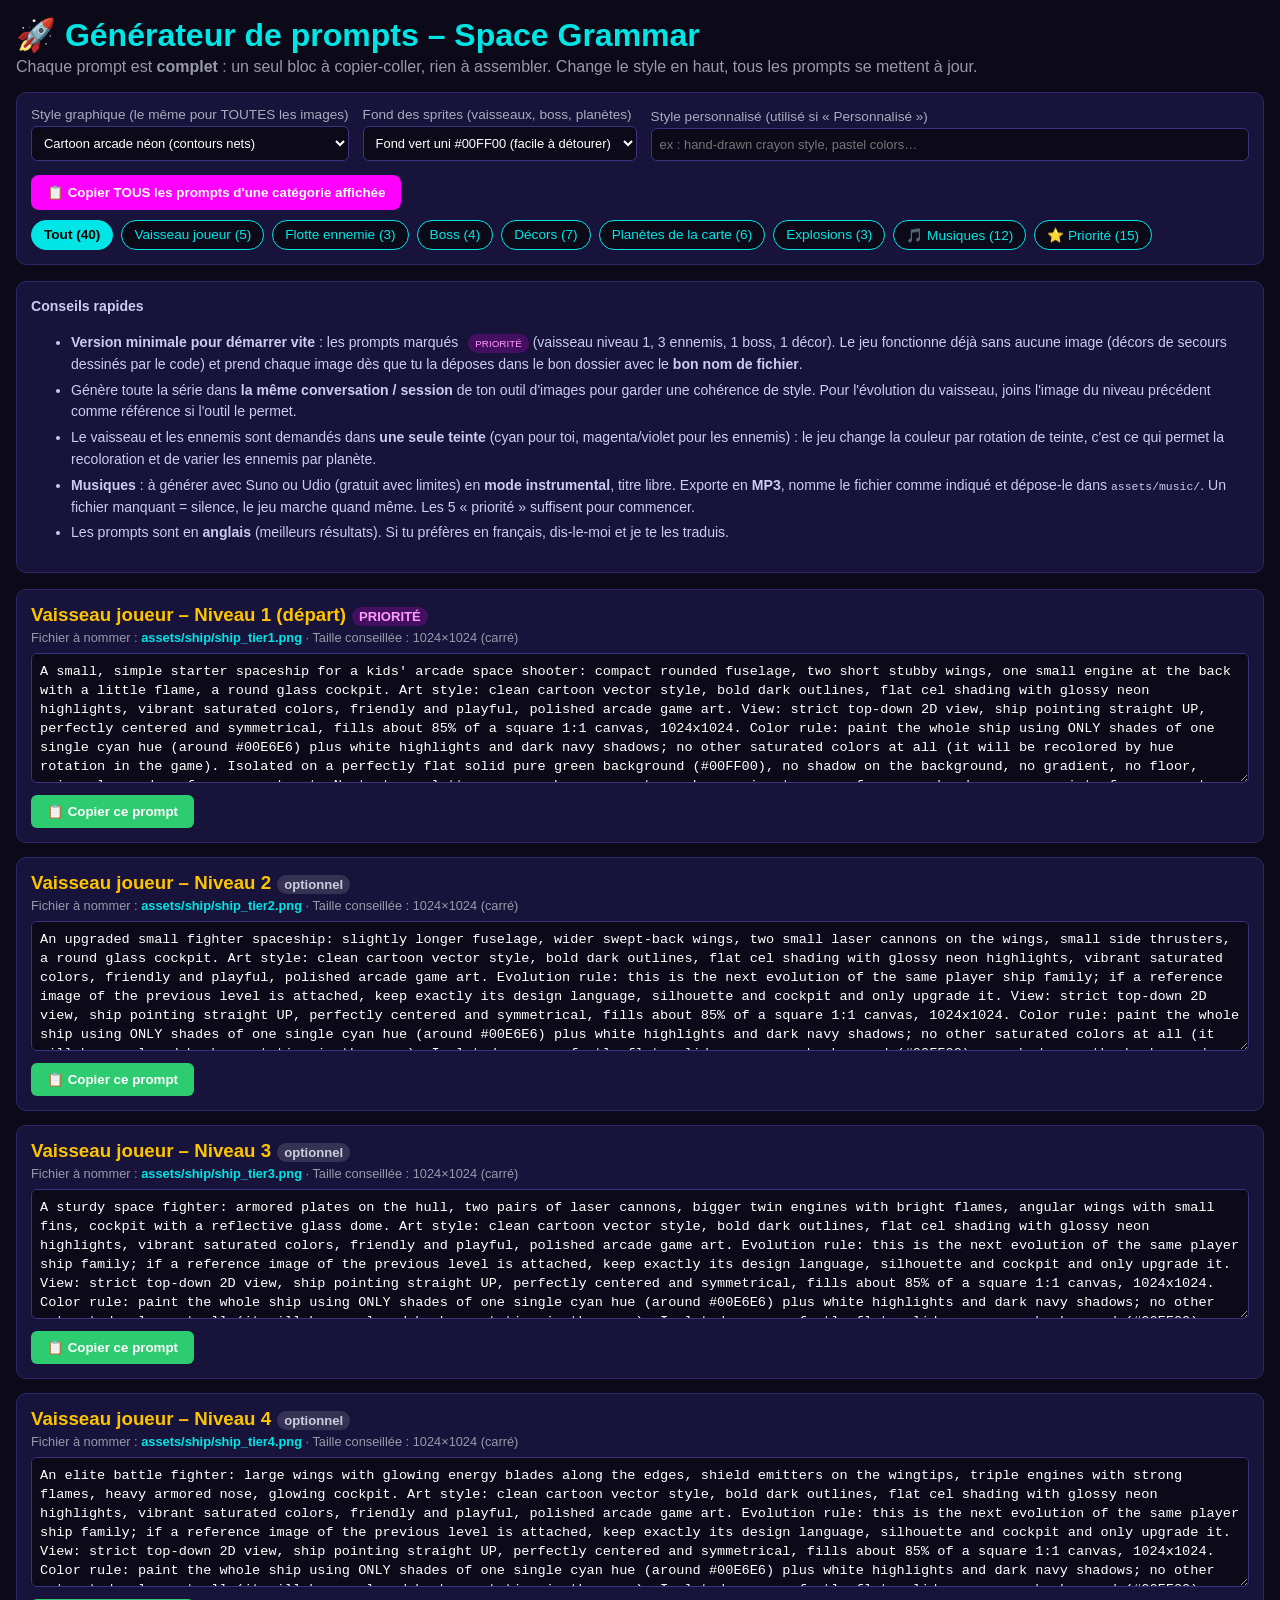
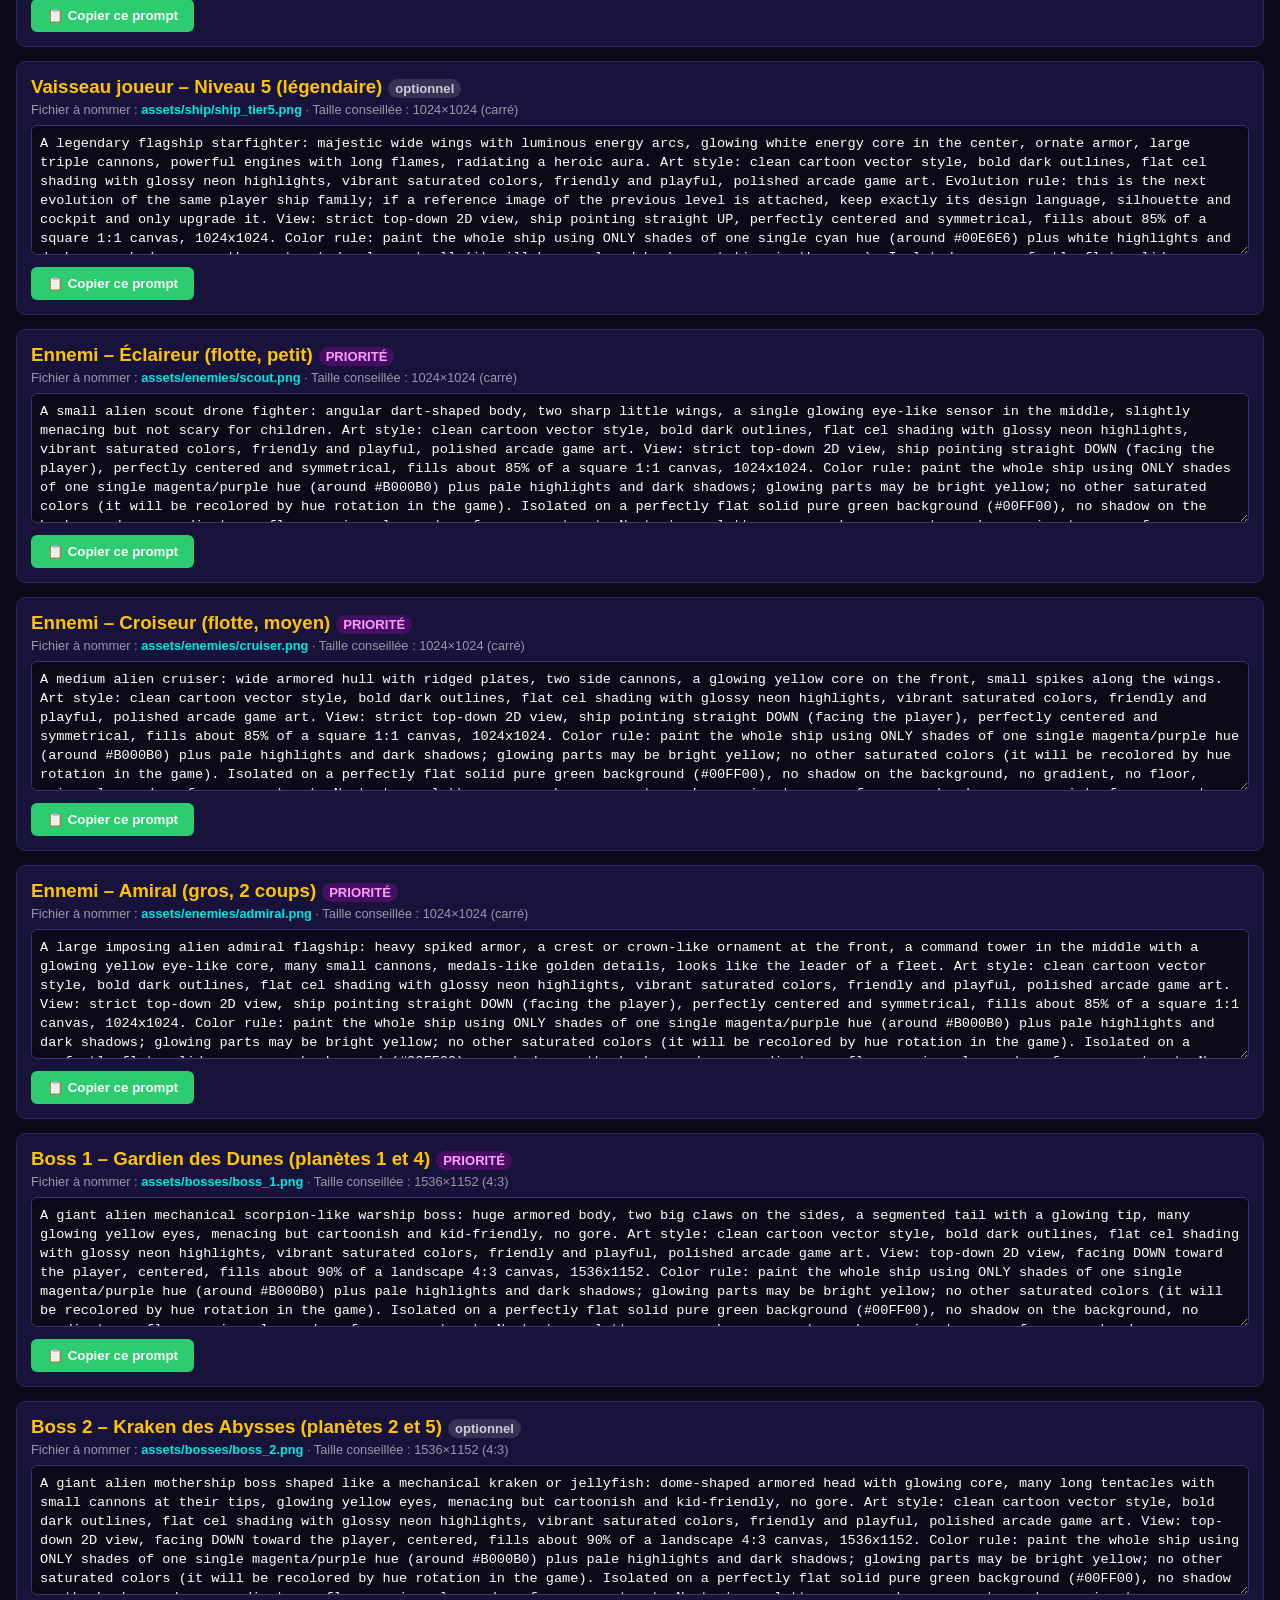
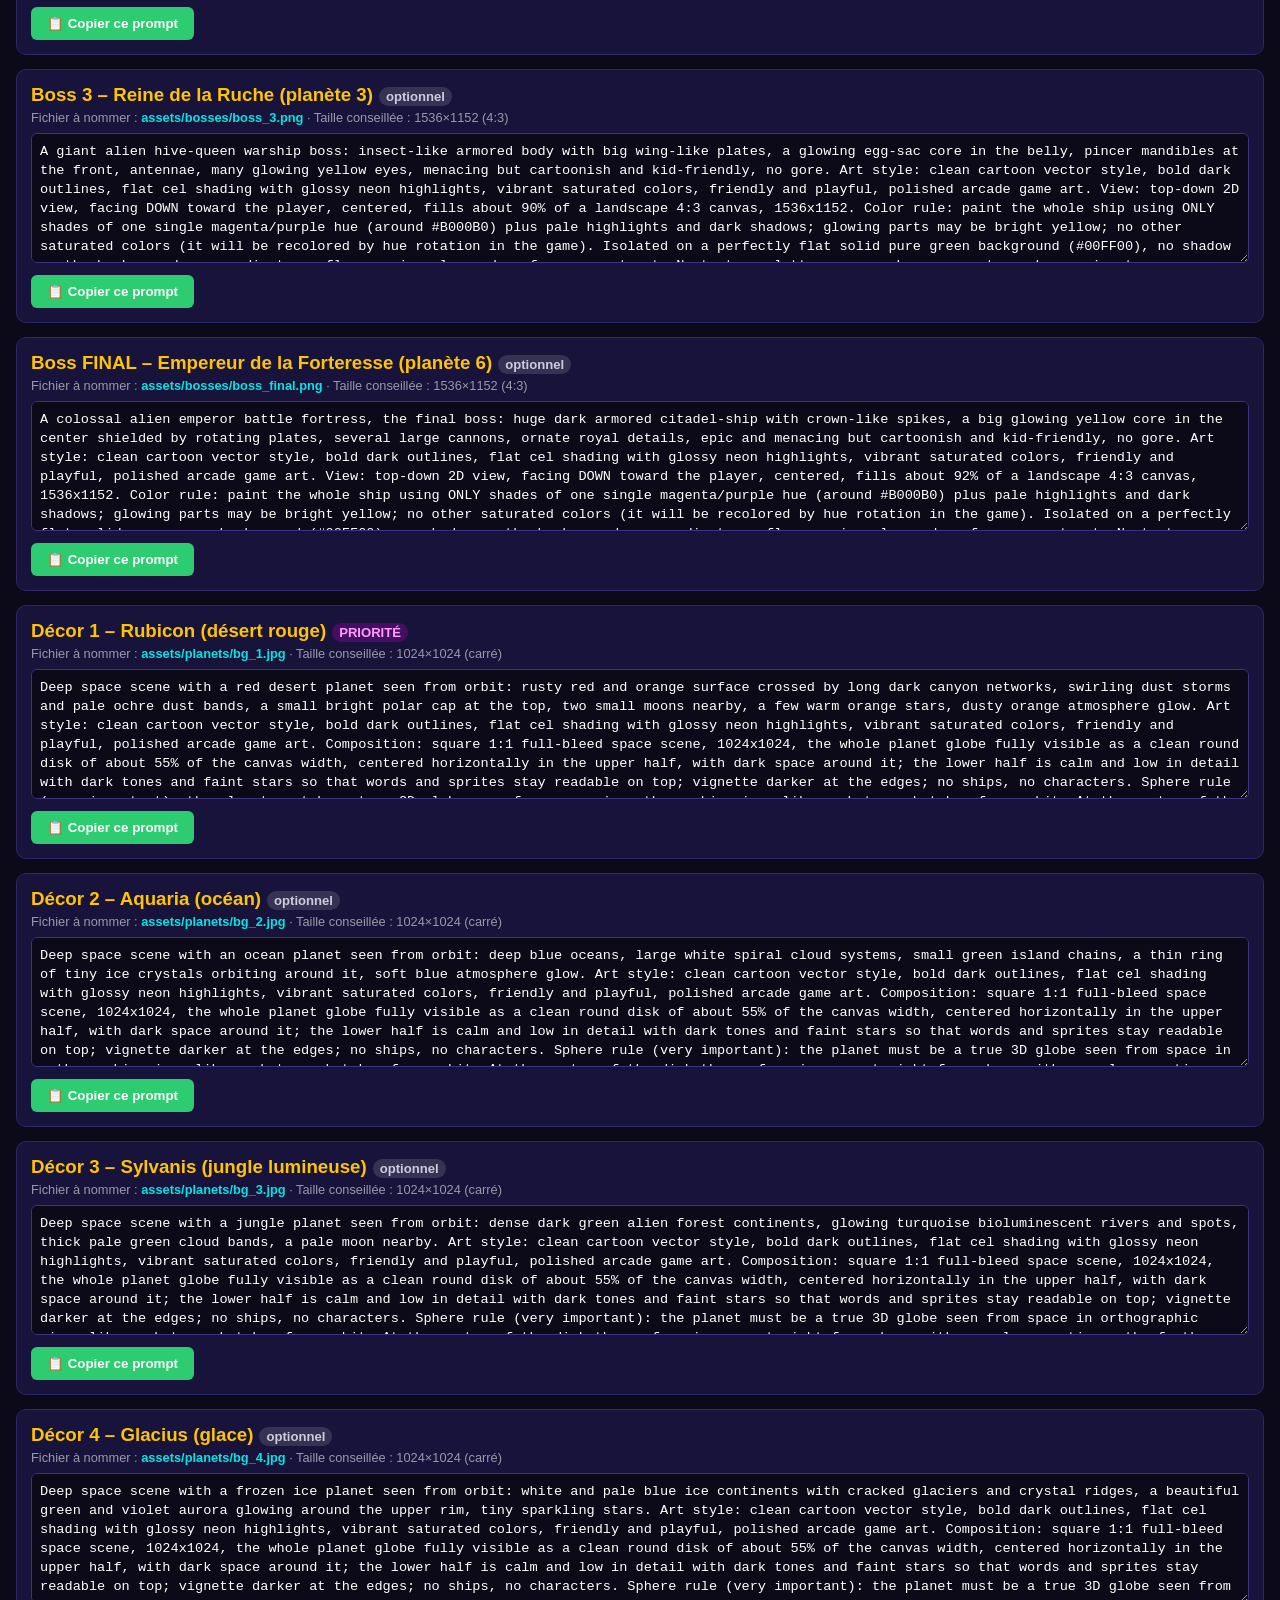
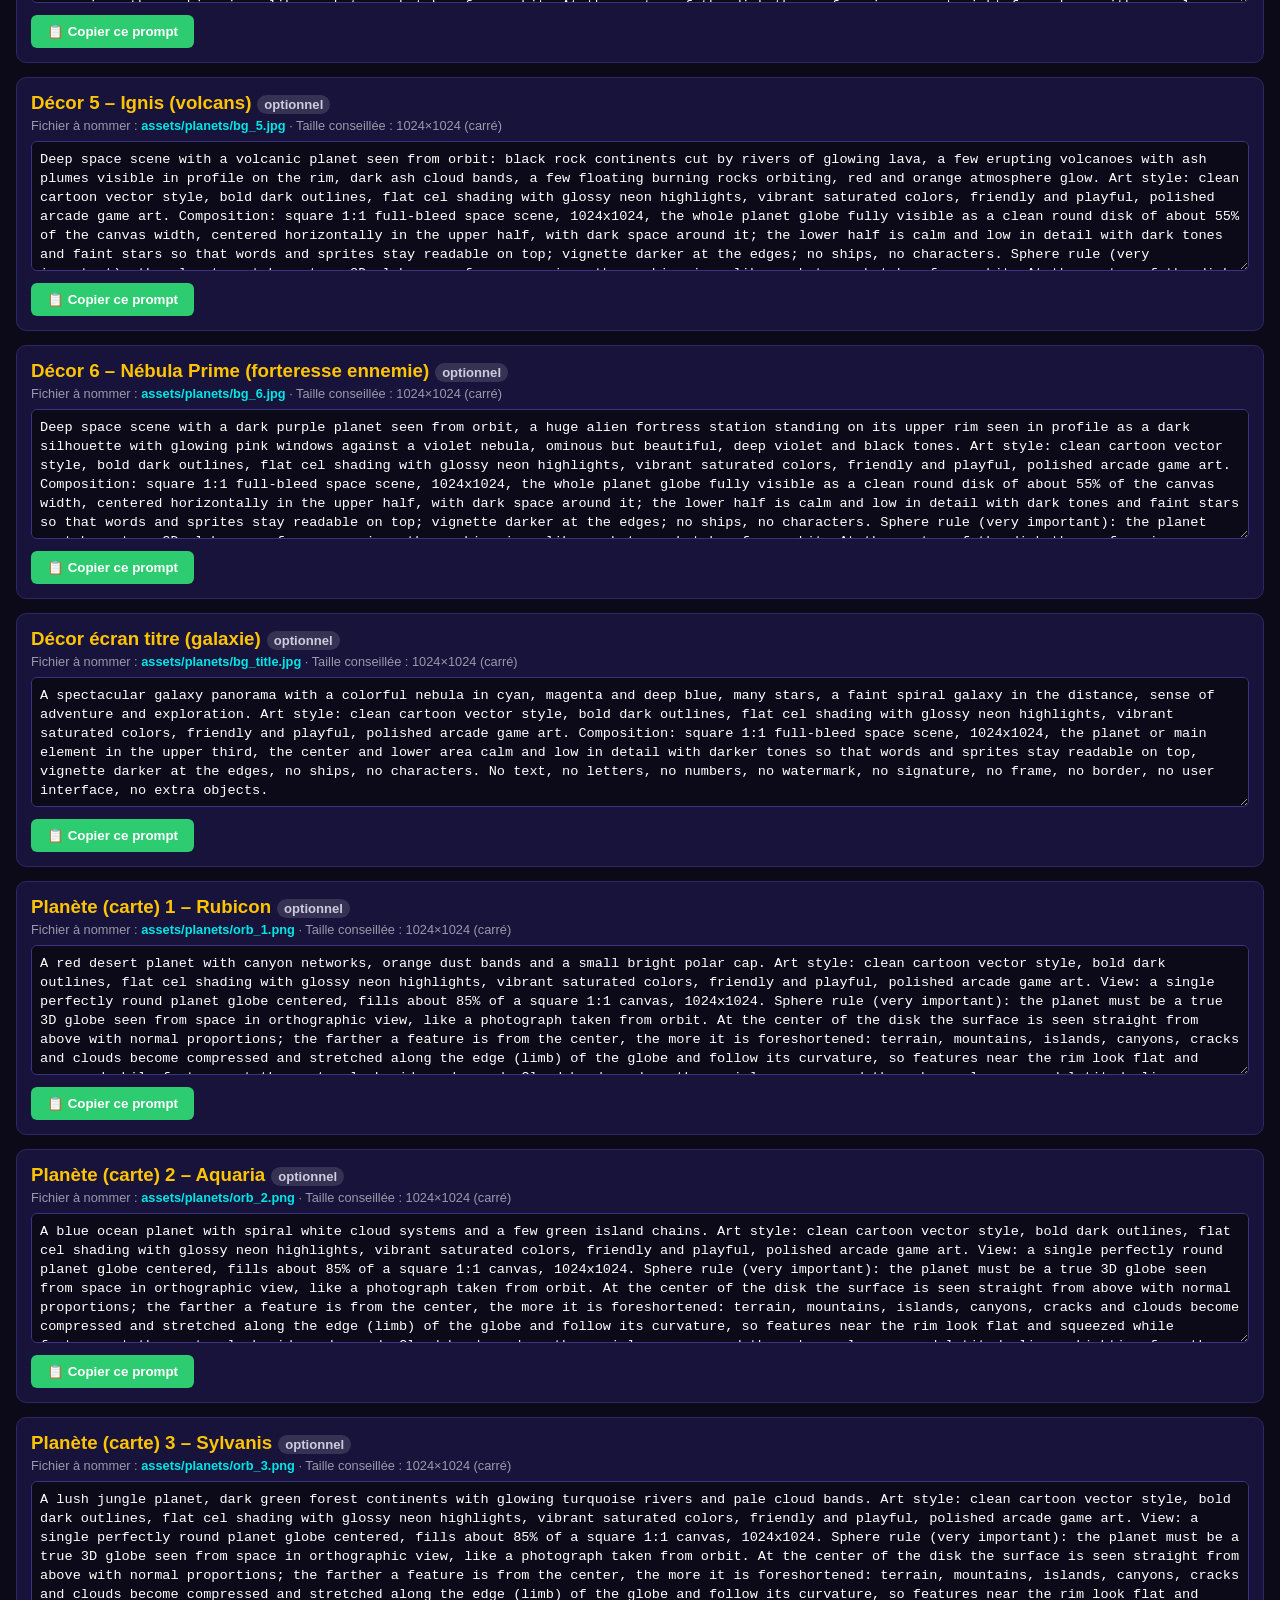
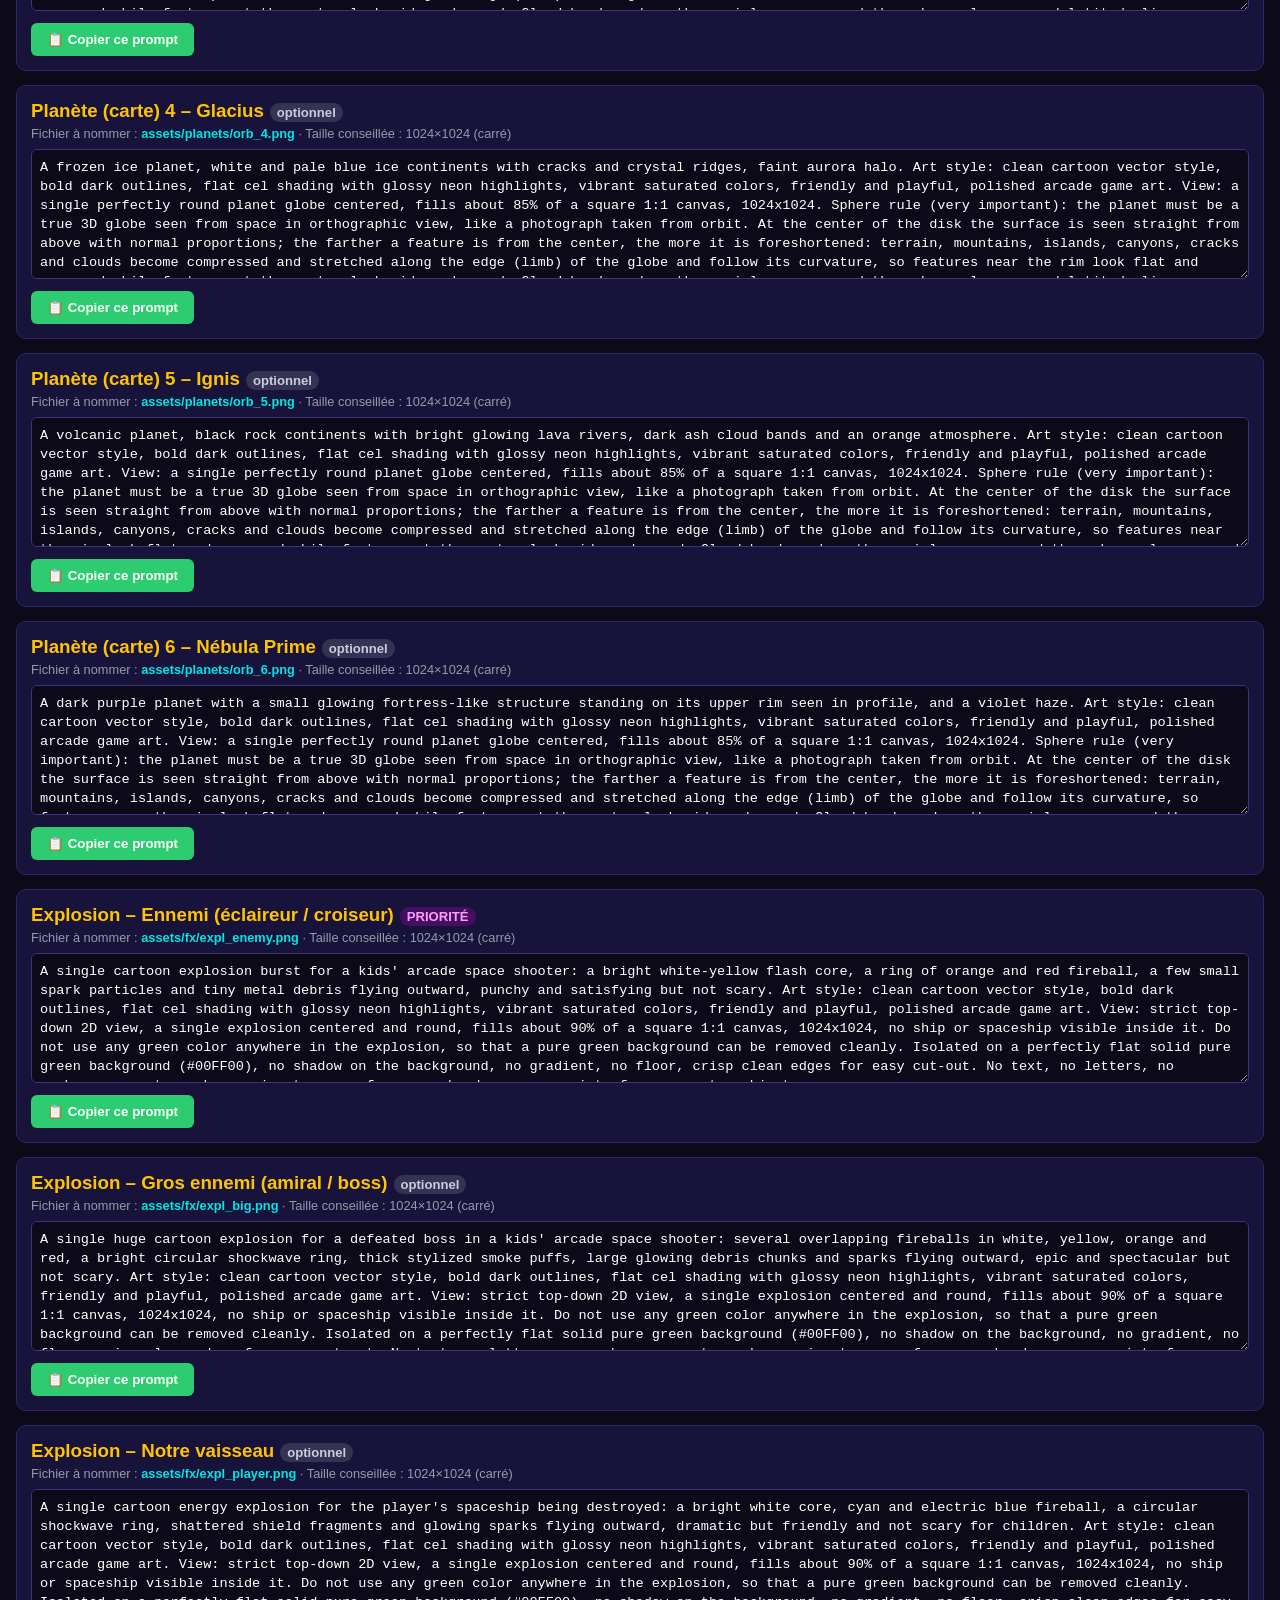
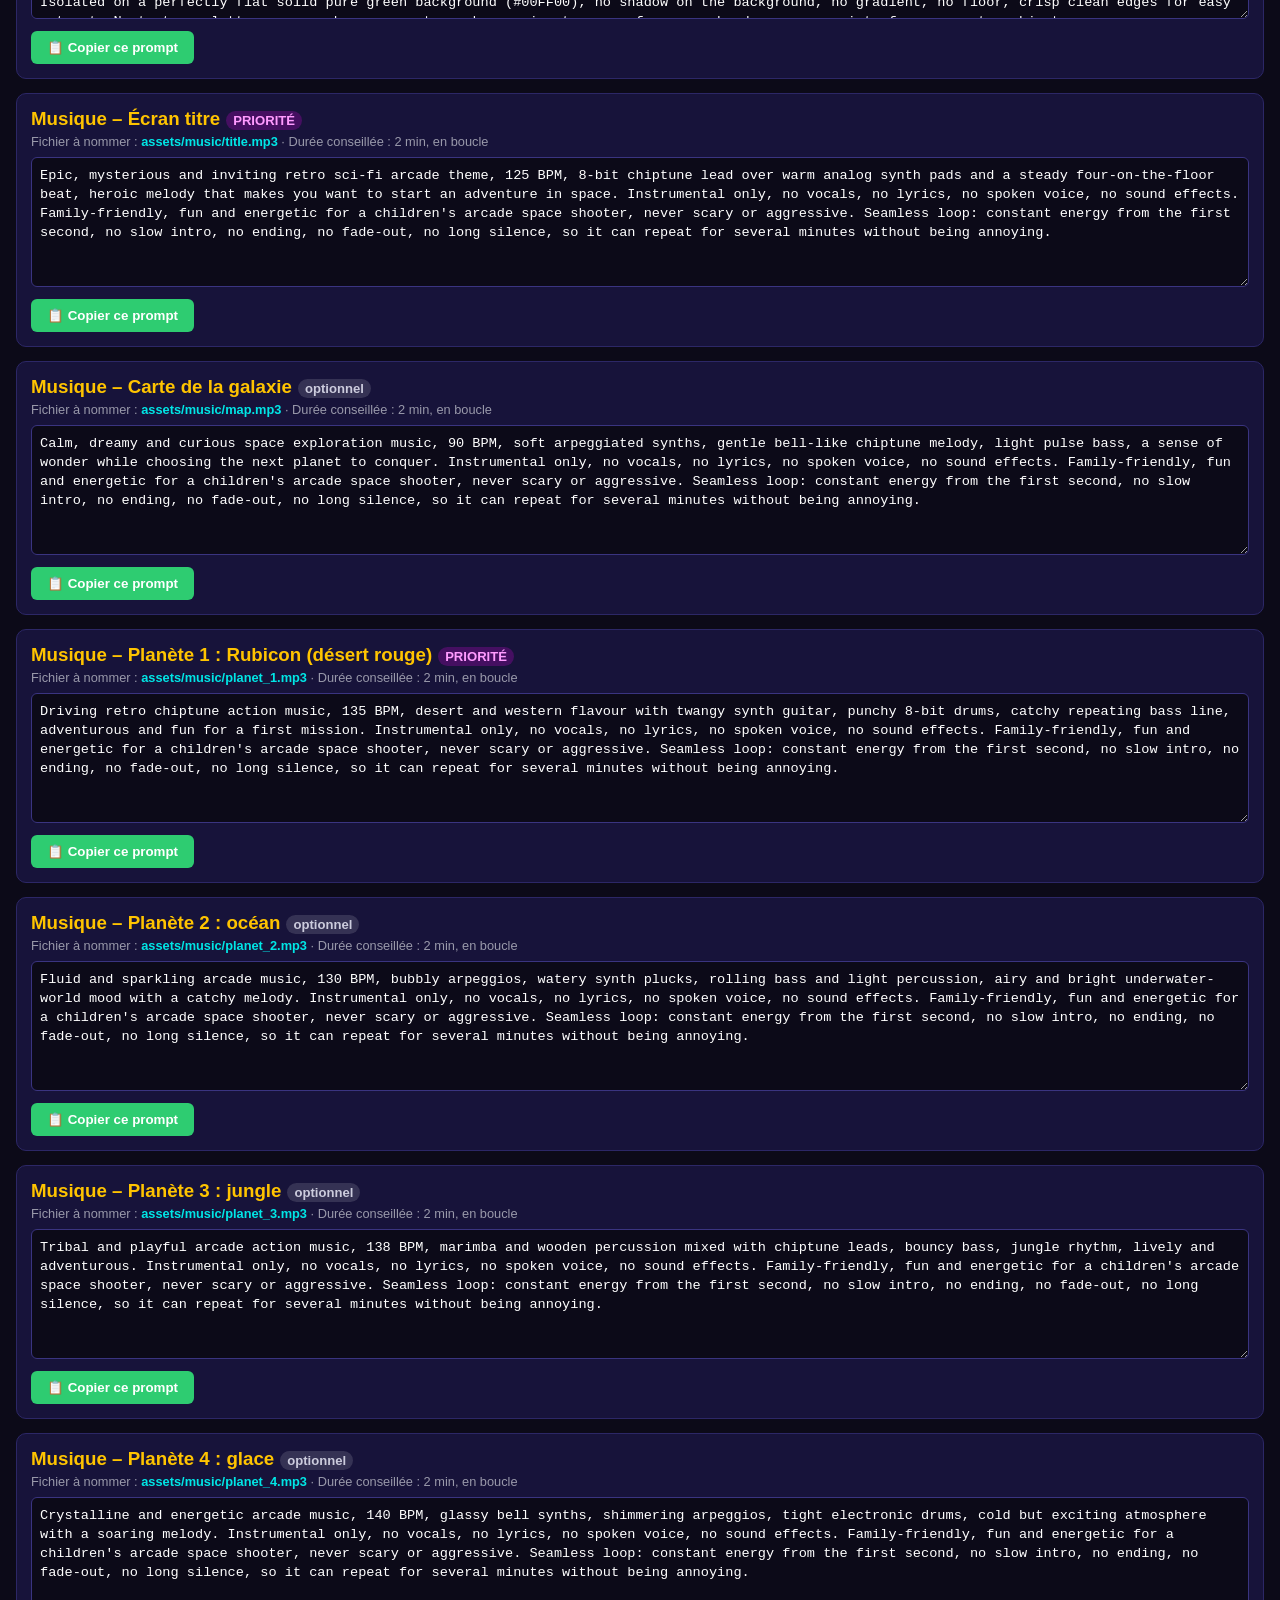
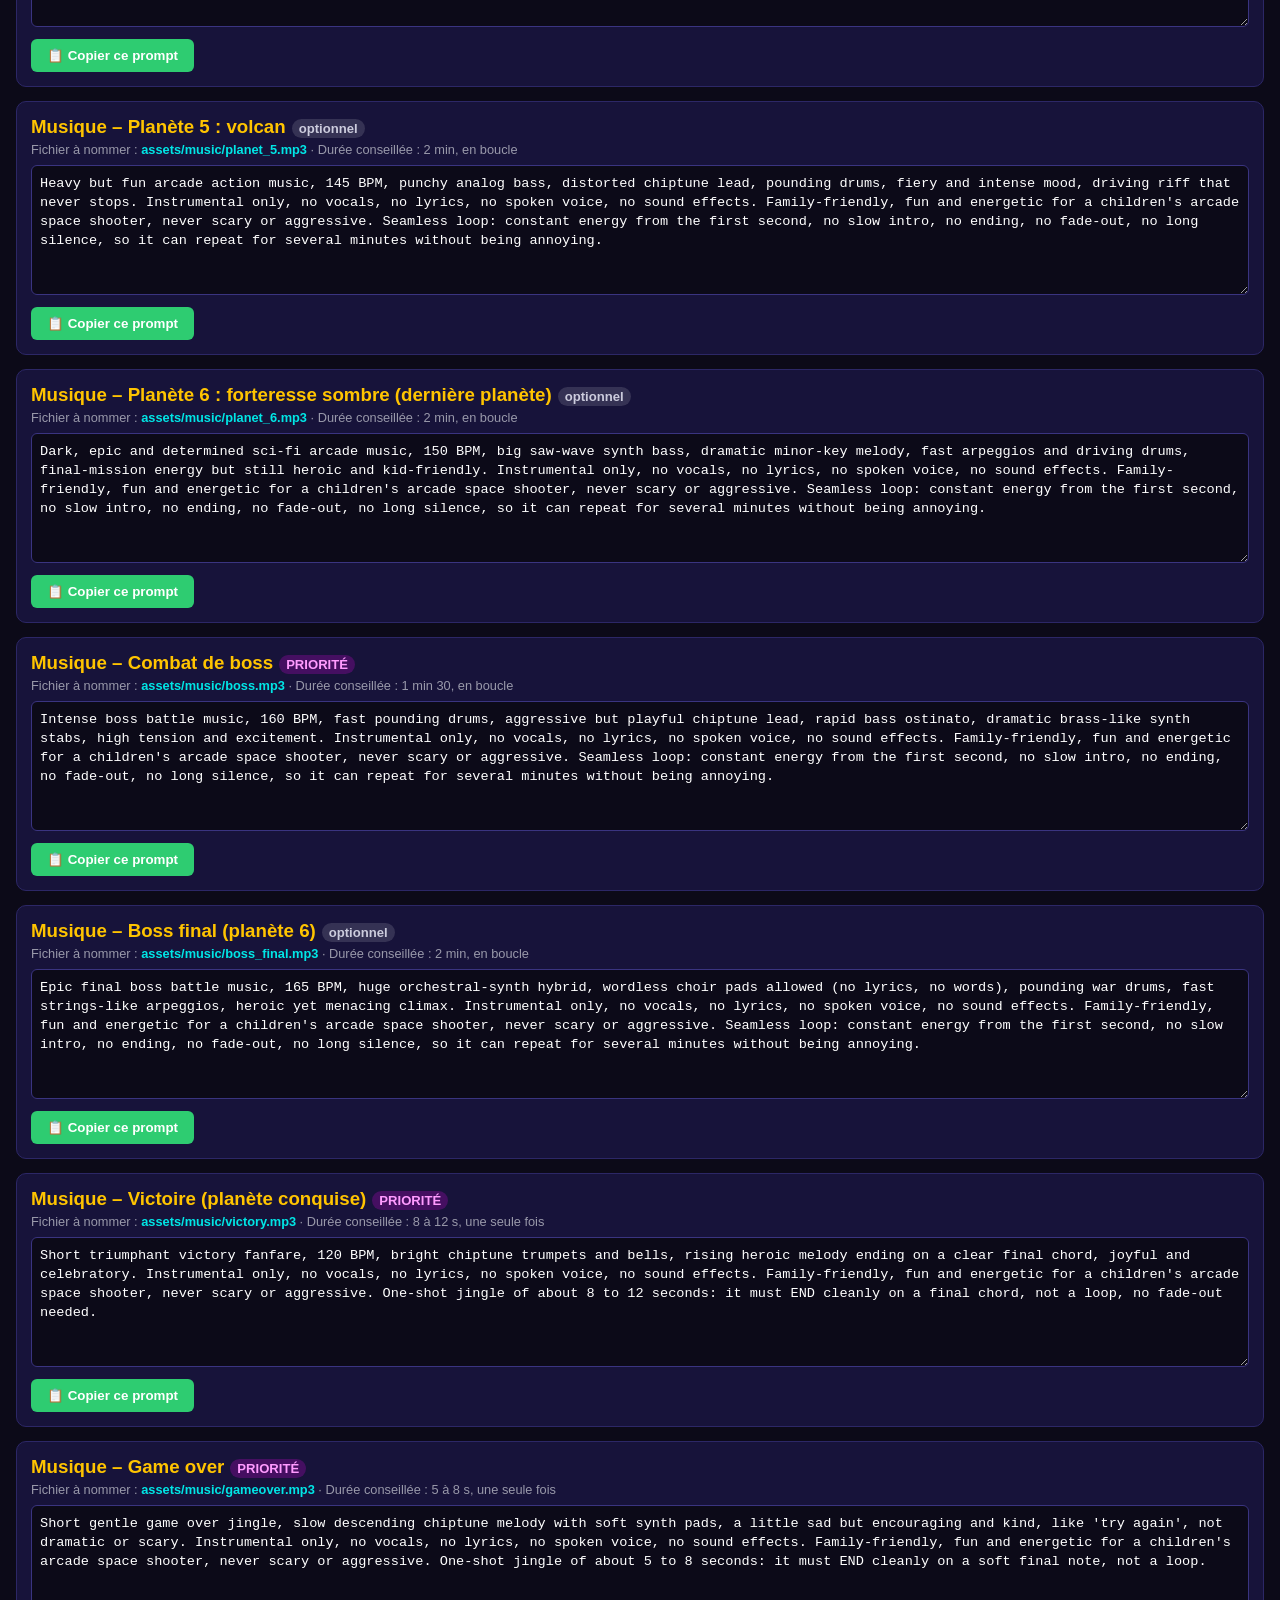
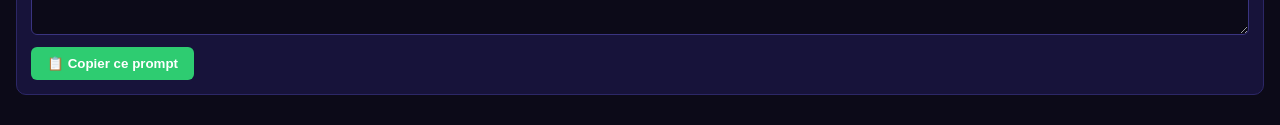
<file: prompt-generator.html>
<!DOCTYPE html>
<html lang="fr">
<head>
<meta charset="UTF-8">
<meta name="viewport" content="width=device-width, initial-scale=1.0">
<title>Générateur de prompts – Space Grammar</title>
<style>
  :root { --bg:#0c0a18; --card:#17133a; --main:#00e6e6; --acc:#ff00ff; --txt:#eef; }
  * { box-sizing:border-box; }
  body { margin:0; font-family:Arial,sans-serif; background:var(--bg); color:var(--txt); padding:16px; }
  h1 { color:var(--main); margin:0 0 4px; }
  .sub { color:#99a; margin-bottom:16px; }
  .panel { background:var(--card); border:1px solid #2c2766; border-radius:10px; padding:14px; margin-bottom:16px; }
  .row { display:flex; flex-wrap:wrap; gap:14px; align-items:flex-end; }
  label { display:flex; flex-direction:column; font-size:.85em; color:#aab; gap:4px; }
  select, input[type=text], textarea { background:#0c0a18; color:#fff; border:1px solid #3a3480; border-radius:6px; padding:8px; font-size:.95em; }
  textarea { width:100%; min-height:130px; resize:vertical; font-family:Consolas,monospace; font-size:.85em; line-height:1.4; }
  .chips { display:flex; flex-wrap:wrap; gap:8px; margin-top:10px; }
  .chip { background:#0c0a18; border:1px solid var(--main); color:var(--main); padding:6px 12px; border-radius:20px; cursor:pointer; font-size:.85em; }
  .chip.on { background:var(--main); color:#000; font-weight:bold; }
  .card { background:var(--card); border:1px solid #2c2766; border-radius:10px; padding:14px; margin-bottom:14px; }
  .card h3 { margin:0 0 4px; color:#ffc400; }
  .meta { font-size:.8em; color:#99a; margin-bottom:8px; }
  .meta b { color:var(--main); }
  .tag { display:inline-block; font-size:.7em; padding:2px 7px; border-radius:10px; margin-left:6px; vertical-align:middle; }
  .must { background:#ff00ff33; color:#ff9bff; } .opt { background:#ffffff22; color:#ccd; }
  button.copy { background:#2ecc71; color:#fff; border:none; border-radius:6px; padding:9px 16px; font-weight:bold; cursor:pointer; margin-top:8px; }
  button.copy.done { background:#ffc400; color:#000; }
  button.big { background:var(--acc); color:#fff; border:none; border-radius:8px; padding:10px 16px; font-weight:bold; cursor:pointer; }
  .tips { font-size:.88em; line-height:1.55; color:#cce; }
  .tips li { margin-bottom:4px; }
</style>
</head>
<body>
<h1>🚀 Générateur de prompts – Space Grammar</h1>
<div class="sub">Chaque prompt est <b>complet</b> : un seul bloc à copier-coller, rien à assembler. Change le style en haut, tous les prompts se mettent à jour.</div>

<div class="panel">
  <div class="row">
    <label>Style graphique (le même pour TOUTES les images)
      <select id="style">
        <option value="pixel">Pixel art 16 bits rétro</option>
        <option value="cartoon" selected>Cartoon arcade néon (contours nets)</option>
        <option value="mobile">Jeu mobile soft (dégradés, brillance)</option>
        <option value="custom">Personnalisé (champ ci-dessous)</option>
      </select>
    </label>
    <label>Fond des sprites (vaisseaux, boss, planètes)
      <select id="bgmode">
        <option value="green" selected>Fond vert uni #00FF00 (facile à détourer)</option>
        <option value="white">Fond blanc uni</option>
        <option value="transparent">Fond transparent (si l'outil sait)</option>
      </select>
    </label>
    <label style="flex:1;min-width:220px">Style personnalisé (utilisé si « Personnalisé »)
      <input type="text" id="customStyle" placeholder="ex : hand-drawn crayon style, pastel colors…">
    </label>
    <button class="big" id="copyAll">📋 Copier TOUS les prompts d'une catégorie affichée</button>
  </div>
  <div class="chips" id="chips"></div>
</div>

<div class="panel tips">
  <b>Conseils rapides</b>
  <ul>
    <li><b>Version minimale pour démarrer vite</b> : les prompts marqués <span class="tag must">PRIORITÉ</span> (vaisseau niveau 1, 3 ennemis, 1 boss, 1 décor). Le jeu fonctionne déjà sans aucune image (décors de secours dessinés par le code) et prend chaque image dès que tu la déposes dans le bon dossier avec le <b>bon nom de fichier</b>.</li>
    <li>Génère toute la série dans <b>la même conversation / session</b> de ton outil d'images pour garder une cohérence de style. Pour l'évolution du vaisseau, joins l'image du niveau précédent comme référence si l'outil le permet.</li>
    <li>Le vaisseau et les ennemis sont demandés dans <b>une seule teinte</b> (cyan pour toi, magenta/violet pour les ennemis) : le jeu change la couleur par rotation de teinte, c'est ce qui permet la recoloration et de varier les ennemis par planète.</li>
    <li><b>Musiques</b> : à générer avec Suno ou Udio (gratuit avec limites) en <b>mode instrumental</b>, titre libre. Exporte en <b>MP3</b>, nomme le fichier comme indiqué et dépose-le dans <code>assets/music/</code>. Un fichier manquant = silence, le jeu marche quand même. Les 5 « priorité » suffisent pour commencer.</li>
    <li>Les prompts sont en <b>anglais</b> (meilleurs résultats). Si tu préfères en français, dis-le-moi et je te les traduis.</li>
  </ul>
</div>

<div id="list"></div>

<script>
const STYLES = {
  pixel: "pixel art, 16-bit retro arcade game style, crisp visible pixels, limited color palette, clean 1-pixel outlines, no blur, no anti-aliasing smoothing",
  cartoon: "clean cartoon vector style, bold dark outlines, flat cel shading with glossy neon highlights, vibrant saturated colors, friendly and playful, polished arcade game art",
  mobile: "polished casual mobile game art, soft gradients, rounded shapes, gentle glow and shine, slightly painterly, friendly and colorful"
};
const BG = {
  green: "Isolated on a perfectly flat solid pure green background (#00FF00), no shadow on the background, no gradient, no floor, crisp clean edges for easy cut-out.",
  white: "Isolated on a perfectly flat solid pure white background, no shadow on the background, no gradient, no floor, crisp clean edges for easy cut-out.",
  transparent: "Isolated on a transparent background (PNG with alpha), no shadow on the background, crisp clean edges."
};
const NEG = "No text, no letters, no numbers, no watermark, no signature, no frame, no border, no user interface, no extra objects.";

const SHIP_COLOR = "Color rule: paint the whole ship using ONLY shades of one single cyan hue (around #00E6E6) plus white highlights and dark navy shadows; no other saturated colors at all (it will be recolored by hue rotation in the game).";
const ENEMY_COLOR = "Color rule: paint the whole ship using ONLY shades of one single magenta/purple hue (around #B000B0) plus pale highlights and dark shadows; glowing parts may be bright yellow; no other saturated colors (it will be recolored by hue rotation in the game).";
const SHIP_VIEW = "View: strict top-down 2D view, ship pointing straight UP, perfectly centered and symmetrical, fills about 85% of a square 1:1 canvas, 1024x1024.";
const ENEMY_VIEW = "View: strict top-down 2D view, ship pointing straight DOWN (facing the player), perfectly centered and symmetrical, fills about 85% of a square 1:1 canvas, 1024x1024.";
const EVOL = "Evolution rule: this is the next evolution of the same player ship family; if a reference image of the previous level is attached, keep exactly its design language, silhouette and cockpit and only upgrade it.";
const SPHERE = "Sphere rule (very important): the planet must be a true 3D globe seen from space in orthographic view, like a photograph taken from orbit. At the center of the disk the surface is seen straight from above with normal proportions; the farther a feature is from the center, the more it is foreshortened: terrain, mountains, islands, canyons, cracks and clouds become compressed and stretched along the edge (limb) of the globe and follow its curvature, so features near the rim look flat and squeezed while features at the center look wide and round. Cloud bands and weather swirls wrap around the sphere along curved latitude lines. Lighting from the upper left with a soft shadow side (terminator) darkening toward the lower right, a slightly darker limb, and a thin bright atmosphere glow along the rim. Do NOT draw a flat top-down map, an isometric landscape, a ground-level horizon, cliffs seen from the side, or a flat texture simply cropped into a circle.";
const PLANETVIEW = "Composition: square 1:1 full-bleed space scene, 1024x1024, the whole planet globe fully visible as a clean round disk of about 55% of the canvas width, centered horizontally in the upper half, with dark space around it; the lower half is calm and low in detail with dark tones and faint stars so that words and sprites stay readable on top; vignette darker at the edges; no ships, no characters. " + SPHERE;
const BGVIEW = "Composition: square 1:1 full-bleed space scene, 1024x1024, the planet or main element in the upper third, the center and lower area calm and low in detail with darker tones so that words and sprites stay readable on top, vignette darker at the edges, no ships, no characters.";
const ORBVIEW = "View: a single perfectly round planet globe centered, fills about 85% of a square 1:1 canvas, 1024x1024. " + SPHERE;

const FXVIEW = "View: strict top-down 2D view, a single explosion centered and round, fills about 90% of a square 1:1 canvas, 1024x1024, no ship or spaceship visible inside it. Do not use any green color anywhere in the explosion, so that a pure green background can be removed cleanly.";

// cat: ship | enemy | boss | bg | orb | fx
const ITEMS = [
 {cat:"ship", file:"assets/ship/ship_tier1.png", must:true, label:"Vaisseau joueur – Niveau 1 (départ)",
  subj:"A small, simple starter spaceship for a kids' arcade space shooter: compact rounded fuselage, two short stubby wings, one small engine at the back with a little flame, a round glass cockpit.", extra:SHIP_VIEW+" "+SHIP_COLOR},
 {cat:"ship", file:"assets/ship/ship_tier2.png", label:"Vaisseau joueur – Niveau 2",
  subj:"An upgraded small fighter spaceship: slightly longer fuselage, wider swept-back wings, two small laser cannons on the wings, small side thrusters, a round glass cockpit.", extra:EVOL+" "+SHIP_VIEW+" "+SHIP_COLOR},
 {cat:"ship", file:"assets/ship/ship_tier3.png", label:"Vaisseau joueur – Niveau 3",
  subj:"A sturdy space fighter: armored plates on the hull, two pairs of laser cannons, bigger twin engines with bright flames, angular wings with small fins, cockpit with a reflective glass dome.", extra:EVOL+" "+SHIP_VIEW+" "+SHIP_COLOR},
 {cat:"ship", file:"assets/ship/ship_tier4.png", label:"Vaisseau joueur – Niveau 4",
  subj:"An elite battle fighter: large wings with glowing energy blades along the edges, shield emitters on the wingtips, triple engines with strong flames, heavy armored nose, glowing cockpit.", extra:EVOL+" "+SHIP_VIEW+" "+SHIP_COLOR},
 {cat:"ship", file:"assets/ship/ship_tier5.png", label:"Vaisseau joueur – Niveau 5 (légendaire)",
  subj:"A legendary flagship starfighter: majestic wide wings with luminous energy arcs, glowing white energy core in the center, ornate armor, large triple cannons, powerful engines with long flames, radiating a heroic aura.", extra:EVOL+" "+SHIP_VIEW+" "+SHIP_COLOR},

 {cat:"enemy", file:"assets/enemies/scout.png", must:true, label:"Ennemi – Éclaireur (flotte, petit)",
  subj:"A small alien scout drone fighter: angular dart-shaped body, two sharp little wings, a single glowing eye-like sensor in the middle, slightly menacing but not scary for children.", extra:ENEMY_VIEW+" "+ENEMY_COLOR},
 {cat:"enemy", file:"assets/enemies/cruiser.png", must:true, label:"Ennemi – Croiseur (flotte, moyen)",
  subj:"A medium alien cruiser: wide armored hull with ridged plates, two side cannons, a glowing yellow core on the front, small spikes along the wings.", extra:ENEMY_VIEW+" "+ENEMY_COLOR},
 {cat:"enemy", file:"assets/enemies/admiral.png", must:true, label:"Ennemi – Amiral (gros, 2 coups)",
  subj:"A large imposing alien admiral flagship: heavy spiked armor, a crest or crown-like ornament at the front, a command tower in the middle with a glowing yellow eye-like core, many small cannons, medals-like golden details, looks like the leader of a fleet.", extra:ENEMY_VIEW+" "+ENEMY_COLOR},

 {cat:"boss", file:"assets/bosses/boss_1.png", must:true, label:"Boss 1 – Gardien des Dunes (planètes 1 et 4)",
  subj:"A giant alien mechanical scorpion-like warship boss: huge armored body, two big claws on the sides, a segmented tail with a glowing tip, many glowing yellow eyes, menacing but cartoonish and kid-friendly, no gore.", extra:"View: top-down 2D view, facing DOWN toward the player, centered, fills about 90% of a landscape 4:3 canvas, 1536x1152. "+ENEMY_COLOR},
 {cat:"boss", file:"assets/bosses/boss_2.png", label:"Boss 2 – Kraken des Abysses (planètes 2 et 5)",
  subj:"A giant alien mothership boss shaped like a mechanical kraken or jellyfish: dome-shaped armored head with glowing core, many long tentacles with small cannons at their tips, glowing yellow eyes, menacing but cartoonish and kid-friendly, no gore.", extra:"View: top-down 2D view, facing DOWN toward the player, centered, fills about 90% of a landscape 4:3 canvas, 1536x1152. "+ENEMY_COLOR},
 {cat:"boss", file:"assets/bosses/boss_3.png", label:"Boss 3 – Reine de la Ruche (planète 3)",
  subj:"A giant alien hive-queen warship boss: insect-like armored body with big wing-like plates, a glowing egg-sac core in the belly, pincer mandibles at the front, antennae, many glowing yellow eyes, menacing but cartoonish and kid-friendly, no gore.", extra:"View: top-down 2D view, facing DOWN toward the player, centered, fills about 90% of a landscape 4:3 canvas, 1536x1152. "+ENEMY_COLOR},
 {cat:"boss", file:"assets/bosses/boss_final.png", label:"Boss FINAL – Empereur de la Forteresse (planète 6)",
  subj:"A colossal alien emperor battle fortress, the final boss: huge dark armored citadel-ship with crown-like spikes, a big glowing yellow core in the center shielded by rotating plates, several large cannons, ornate royal details, epic and menacing but cartoonish and kid-friendly, no gore.", extra:"View: top-down 2D view, facing DOWN toward the player, centered, fills about 92% of a landscape 4:3 canvas, 1536x1152. "+ENEMY_COLOR},

 {cat:"bg", file:"assets/planets/bg_1.jpg", must:true, bgFull:true, label:"Décor 1 – Rubicon (désert rouge)",
  subj:"Deep space scene with a red desert planet seen from orbit: rusty red and orange surface crossed by long dark canyon networks, swirling dust storms and pale ochre dust bands, a small bright polar cap at the top, two small moons nearby, a few warm orange stars, dusty orange atmosphere glow.", extra:PLANETVIEW},
 {cat:"bg", file:"assets/planets/bg_2.jpg", bgFull:true, label:"Décor 2 – Aquaria (océan)",
  subj:"Deep space scene with an ocean planet seen from orbit: deep blue oceans, large white spiral cloud systems, small green island chains, a thin ring of tiny ice crystals orbiting around it, soft blue atmosphere glow.", extra:PLANETVIEW},
 {cat:"bg", file:"assets/planets/bg_3.jpg", bgFull:true, label:"Décor 3 – Sylvanis (jungle lumineuse)",
  subj:"Deep space scene with a jungle planet seen from orbit: dense dark green alien forest continents, glowing turquoise bioluminescent rivers and spots, thick pale green cloud bands, a pale moon nearby.", extra:PLANETVIEW},
 {cat:"bg", file:"assets/planets/bg_4.jpg", bgFull:true, label:"Décor 4 – Glacius (glace)",
  subj:"Deep space scene with a frozen ice planet seen from orbit: white and pale blue ice continents with cracked glaciers and crystal ridges, a beautiful green and violet aurora glowing around the upper rim, tiny sparkling stars.", extra:PLANETVIEW},
 {cat:"bg", file:"assets/planets/bg_5.jpg", bgFull:true, label:"Décor 5 – Ignis (volcans)",
  subj:"Deep space scene with a volcanic planet seen from orbit: black rock continents cut by rivers of glowing lava, a few erupting volcanoes with ash plumes visible in profile on the rim, dark ash cloud bands, a few floating burning rocks orbiting, red and orange atmosphere glow.", extra:PLANETVIEW},
 {cat:"bg", file:"assets/planets/bg_6.jpg", bgFull:true, label:"Décor 6 – Nébula Prime (forteresse ennemie)",
  subj:"Deep space scene with a dark purple planet seen from orbit, a huge alien fortress station standing on its upper rim seen in profile as a dark silhouette with glowing pink windows against a violet nebula, ominous but beautiful, deep violet and black tones.", extra:PLANETVIEW},
 {cat:"bg", file:"assets/planets/bg_title.jpg", bgFull:true, label:"Décor écran titre (galaxie)",
  subj:"A spectacular galaxy panorama with a colorful nebula in cyan, magenta and deep blue, many stars, a faint spiral galaxy in the distance, sense of adventure and exploration.", extra:BGVIEW},

 {cat:"orb", file:"assets/planets/orb_1.png", label:"Planète (carte) 1 – Rubicon",
  subj:"A red desert planet with canyon networks, orange dust bands and a small bright polar cap.", extra:ORBVIEW},
 {cat:"orb", file:"assets/planets/orb_2.png", label:"Planète (carte) 2 – Aquaria",
  subj:"A blue ocean planet with spiral white cloud systems and a few green island chains.", extra:ORBVIEW},
 {cat:"orb", file:"assets/planets/orb_3.png", label:"Planète (carte) 3 – Sylvanis",
  subj:"A lush jungle planet, dark green forest continents with glowing turquoise rivers and pale cloud bands.", extra:ORBVIEW},
 {cat:"orb", file:"assets/planets/orb_4.png", label:"Planète (carte) 4 – Glacius",
  subj:"A frozen ice planet, white and pale blue ice continents with cracks and crystal ridges, faint aurora halo.", extra:ORBVIEW},
 {cat:"orb", file:"assets/planets/orb_5.png", label:"Planète (carte) 5 – Ignis",
  subj:"A volcanic planet, black rock continents with bright glowing lava rivers, dark ash cloud bands and an orange atmosphere.", extra:ORBVIEW},
 {cat:"orb", file:"assets/planets/orb_6.png", label:"Planète (carte) 6 – Nébula Prime",
  subj:"A dark purple planet with a small glowing fortress-like structure standing on its upper rim seen in profile, and a violet haze.", extra:ORBVIEW},

 {cat:"fx", file:"assets/fx/expl_enemy.png", must:true, label:"Explosion – Ennemi (éclaireur / croiseur)",
  subj:"A single cartoon explosion burst for a kids' arcade space shooter: a bright white-yellow flash core, a ring of orange and red fireball, a few small spark particles and tiny metal debris flying outward, punchy and satisfying but not scary.", extra:FXVIEW},
 {cat:"fx", file:"assets/fx/expl_big.png", label:"Explosion – Gros ennemi (amiral / boss)",
  subj:"A single huge cartoon explosion for a defeated boss in a kids' arcade space shooter: several overlapping fireballs in white, yellow, orange and red, a bright circular shockwave ring, thick stylized smoke puffs, large glowing debris chunks and sparks flying outward, epic and spectacular but not scary.", extra:FXVIEW},
 {cat:"fx", file:"assets/fx/expl_player.png", label:"Explosion – Notre vaisseau",
  subj:"A single cartoon energy explosion for the player's spaceship being destroyed: a bright white core, cyan and electric blue fireball, a circular shockwave ring, shattered shield fragments and glowing sparks flying outward, dramatic but friendly and not scary for children.", extra:FXVIEW},
 {cat:"music", file:"assets/music/title.mp3", must:true, dur:"2 min, en boucle", label:"Musique – Écran titre",
  subj:"Epic, mysterious and inviting retro sci-fi arcade theme, 125 BPM, 8-bit chiptune lead over warm analog synth pads and a steady four-on-the-floor beat, heroic melody that makes you want to start an adventure in space.", extra:"Instrumental only, no vocals, no lyrics, no spoken voice, no sound effects. Family-friendly, fun and energetic for a children's arcade space shooter, never scary or aggressive. Seamless loop: constant energy from the first second, no slow intro, no ending, no fade-out, no long silence, so it can repeat for several minutes without being annoying."},
 {cat:"music", file:"assets/music/map.mp3", must:false, dur:"2 min, en boucle", label:"Musique – Carte de la galaxie",
  subj:"Calm, dreamy and curious space exploration music, 90 BPM, soft arpeggiated synths, gentle bell-like chiptune melody, light pulse bass, a sense of wonder while choosing the next planet to conquer.", extra:"Instrumental only, no vocals, no lyrics, no spoken voice, no sound effects. Family-friendly, fun and energetic for a children's arcade space shooter, never scary or aggressive. Seamless loop: constant energy from the first second, no slow intro, no ending, no fade-out, no long silence, so it can repeat for several minutes without being annoying."},
 {cat:"music", file:"assets/music/planet_1.mp3", must:true, dur:"2 min, en boucle", label:"Musique – Planète 1 : Rubicon (désert rouge)",
  subj:"Driving retro chiptune action music, 135 BPM, desert and western flavour with twangy synth guitar, punchy 8-bit drums, catchy repeating bass line, adventurous and fun for a first mission.", extra:"Instrumental only, no vocals, no lyrics, no spoken voice, no sound effects. Family-friendly, fun and energetic for a children's arcade space shooter, never scary or aggressive. Seamless loop: constant energy from the first second, no slow intro, no ending, no fade-out, no long silence, so it can repeat for several minutes without being annoying."},
 {cat:"music", file:"assets/music/planet_2.mp3", must:false, dur:"2 min, en boucle", label:"Musique – Planète 2 : océan",
  subj:"Fluid and sparkling arcade music, 130 BPM, bubbly arpeggios, watery synth plucks, rolling bass and light percussion, airy and bright underwater-world mood with a catchy melody.", extra:"Instrumental only, no vocals, no lyrics, no spoken voice, no sound effects. Family-friendly, fun and energetic for a children's arcade space shooter, never scary or aggressive. Seamless loop: constant energy from the first second, no slow intro, no ending, no fade-out, no long silence, so it can repeat for several minutes without being annoying."},
 {cat:"music", file:"assets/music/planet_3.mp3", must:false, dur:"2 min, en boucle", label:"Musique – Planète 3 : jungle",
  subj:"Tribal and playful arcade action music, 138 BPM, marimba and wooden percussion mixed with chiptune leads, bouncy bass, jungle rhythm, lively and adventurous.", extra:"Instrumental only, no vocals, no lyrics, no spoken voice, no sound effects. Family-friendly, fun and energetic for a children's arcade space shooter, never scary or aggressive. Seamless loop: constant energy from the first second, no slow intro, no ending, no fade-out, no long silence, so it can repeat for several minutes without being annoying."},
 {cat:"music", file:"assets/music/planet_4.mp3", must:false, dur:"2 min, en boucle", label:"Musique – Planète 4 : glace",
  subj:"Crystalline and energetic arcade music, 140 BPM, glassy bell synths, shimmering arpeggios, tight electronic drums, cold but exciting atmosphere with a soaring melody.", extra:"Instrumental only, no vocals, no lyrics, no spoken voice, no sound effects. Family-friendly, fun and energetic for a children's arcade space shooter, never scary or aggressive. Seamless loop: constant energy from the first second, no slow intro, no ending, no fade-out, no long silence, so it can repeat for several minutes without being annoying."},
 {cat:"music", file:"assets/music/planet_5.mp3", must:false, dur:"2 min, en boucle", label:"Musique – Planète 5 : volcan",
  subj:"Heavy but fun arcade action music, 145 BPM, punchy analog bass, distorted chiptune lead, pounding drums, fiery and intense mood, driving riff that never stops.", extra:"Instrumental only, no vocals, no lyrics, no spoken voice, no sound effects. Family-friendly, fun and energetic for a children's arcade space shooter, never scary or aggressive. Seamless loop: constant energy from the first second, no slow intro, no ending, no fade-out, no long silence, so it can repeat for several minutes without being annoying."},
 {cat:"music", file:"assets/music/planet_6.mp3", must:false, dur:"2 min, en boucle", label:"Musique – Planète 6 : forteresse sombre (dernière planète)",
  subj:"Dark, epic and determined sci-fi arcade music, 150 BPM, big saw-wave synth bass, dramatic minor-key melody, fast arpeggios and driving drums, final-mission energy but still heroic and kid-friendly.", extra:"Instrumental only, no vocals, no lyrics, no spoken voice, no sound effects. Family-friendly, fun and energetic for a children's arcade space shooter, never scary or aggressive. Seamless loop: constant energy from the first second, no slow intro, no ending, no fade-out, no long silence, so it can repeat for several minutes without being annoying."},
 {cat:"music", file:"assets/music/boss.mp3", must:true, dur:"1 min 30, en boucle", label:"Musique – Combat de boss",
  subj:"Intense boss battle music, 160 BPM, fast pounding drums, aggressive but playful chiptune lead, rapid bass ostinato, dramatic brass-like synth stabs, high tension and excitement.", extra:"Instrumental only, no vocals, no lyrics, no spoken voice, no sound effects. Family-friendly, fun and energetic for a children's arcade space shooter, never scary or aggressive. Seamless loop: constant energy from the first second, no slow intro, no ending, no fade-out, no long silence, so it can repeat for several minutes without being annoying."},
 {cat:"music", file:"assets/music/boss_final.mp3", must:false, dur:"2 min, en boucle", label:"Musique – Boss final (planète 6)",
  subj:"Epic final boss battle music, 165 BPM, huge orchestral-synth hybrid, wordless choir pads allowed (no lyrics, no words), pounding war drums, fast strings-like arpeggios, heroic yet menacing climax.", extra:"Instrumental only, no vocals, no lyrics, no spoken voice, no sound effects. Family-friendly, fun and energetic for a children's arcade space shooter, never scary or aggressive. Seamless loop: constant energy from the first second, no slow intro, no ending, no fade-out, no long silence, so it can repeat for several minutes without being annoying."},
 {cat:"music", file:"assets/music/victory.mp3", must:true, dur:"8 à 12 s, une seule fois", label:"Musique – Victoire (planète conquise)",
  subj:"Short triumphant victory fanfare, 120 BPM, bright chiptune trumpets and bells, rising heroic melody ending on a clear final chord, joyful and celebratory.", extra:"Instrumental only, no vocals, no lyrics, no spoken voice, no sound effects. Family-friendly, fun and energetic for a children's arcade space shooter, never scary or aggressive. One-shot jingle of about 8 to 12 seconds: it must END cleanly on a final chord, not a loop, no fade-out needed."},
 {cat:"music", file:"assets/music/gameover.mp3", must:true, dur:"5 à 8 s, une seule fois", label:"Musique – Game over",
  subj:"Short gentle game over jingle, slow descending chiptune melody with soft synth pads, a little sad but encouraging and kind, like 'try again', not dramatic or scary.", extra:"Instrumental only, no vocals, no lyrics, no spoken voice, no sound effects. Family-friendly, fun and energetic for a children's arcade space shooter, never scary or aggressive. One-shot jingle of about 5 to 8 seconds: it must END cleanly on a soft final note, not a loop."}
];

const CATS = {all:"Tout (40)", ship:"Vaisseau joueur (5)", enemy:"Flotte ennemie (3)", boss:"Boss (4)", bg:"Décors (7)", orb:"Planètes de la carte (6)", fx:"Explosions (3)", music:"🎵 Musiques (12)", must:"⭐ Priorité (15)"};
let currentCat = "all";

function buildPrompt(it){
  const sel = document.getElementById('style').value;
  const style = sel==='custom' ? (document.getElementById('customStyle').value.trim() || STYLES.cartoon) : STYLES[sel];
  const bgmode = document.getElementById('bgmode').value;
  if (it.cat==='music') return [it.subj, it.extra].join(" ");   // musique : prompt complet, sans style d'image
  const parts = [it.subj, "Art style: " + style + ".", it.extra];
  if (!it.bgFull) parts.push(BG[bgmode]);
  parts.push(NEG);
  return parts.join(" ");
}

function visibleItems(){
  return ITEMS.filter(it => currentCat==='all' || (currentCat==='must' ? it.must : it.cat===currentCat));
}

function render(){
  const chips = document.getElementById('chips');
  chips.innerHTML = '';
  Object.entries(CATS).forEach(([k,v]) => {
    const c = document.createElement('div');
    c.className = 'chip' + (k===currentCat?' on':'');
    c.textContent = v;
    c.onclick = () => { currentCat = k; render(); };
    chips.appendChild(c);
  });
  const list = document.getElementById('list');
  list.innerHTML = '';
  visibleItems().forEach((it, i) => {
    const size = it.cat==='music' ? 'Durée conseillée : '+it.dur : 'Taille conseillée : '+(it.cat==='boss' ? '1536×1152 (4:3)' : '1024×1024 (carré)');
    const card = document.createElement('div');
    card.className = 'card';
    card.innerHTML = `<h3>${it.label}<span class="tag ${it.must?'must':'opt'}">${it.must?'PRIORITÉ':'optionnel'}</span></h3>
      <div class="meta">Fichier à nommer : <b>${it.file}</b> · ${size}</div>
      <textarea readonly></textarea>
      <button class="copy">📋 Copier ce prompt</button>`;
    const ta = card.querySelector('textarea');
    ta.value = buildPrompt(it);
    const btn = card.querySelector('button');
    btn.onclick = () => copy(ta.value, btn, '📋 Copier ce prompt');
    list.appendChild(card);
  });
}

function copy(text, btn, label){
  const done = () => { btn.textContent = '✅ Copié !'; btn.classList.add('done'); setTimeout(()=>{btn.textContent=label; btn.classList.remove('done');},1400); };
  if (navigator.clipboard && navigator.clipboard.writeText) navigator.clipboard.writeText(text).then(done).catch(()=>fallback(text,done));
  else fallback(text,done);
}
function fallback(text, cb){
  const t = document.createElement('textarea'); t.value = text; document.body.appendChild(t); t.select();
  try { document.execCommand('copy'); } catch(e){}
  t.remove(); cb();
}

document.getElementById('style').onchange = render;
document.getElementById('bgmode').onchange = render;
document.getElementById('customStyle').oninput = render;
document.getElementById('copyAll').onclick = function(){
  const txt = visibleItems().map(it => `### ${it.label} → ${it.file}\n${buildPrompt(it)}`).join('\n\n');
  copy(txt, this, '📋 Copier TOUS les prompts d\'une catégorie affichée');
};
render();
</script>
</body>
</html>
</file>
